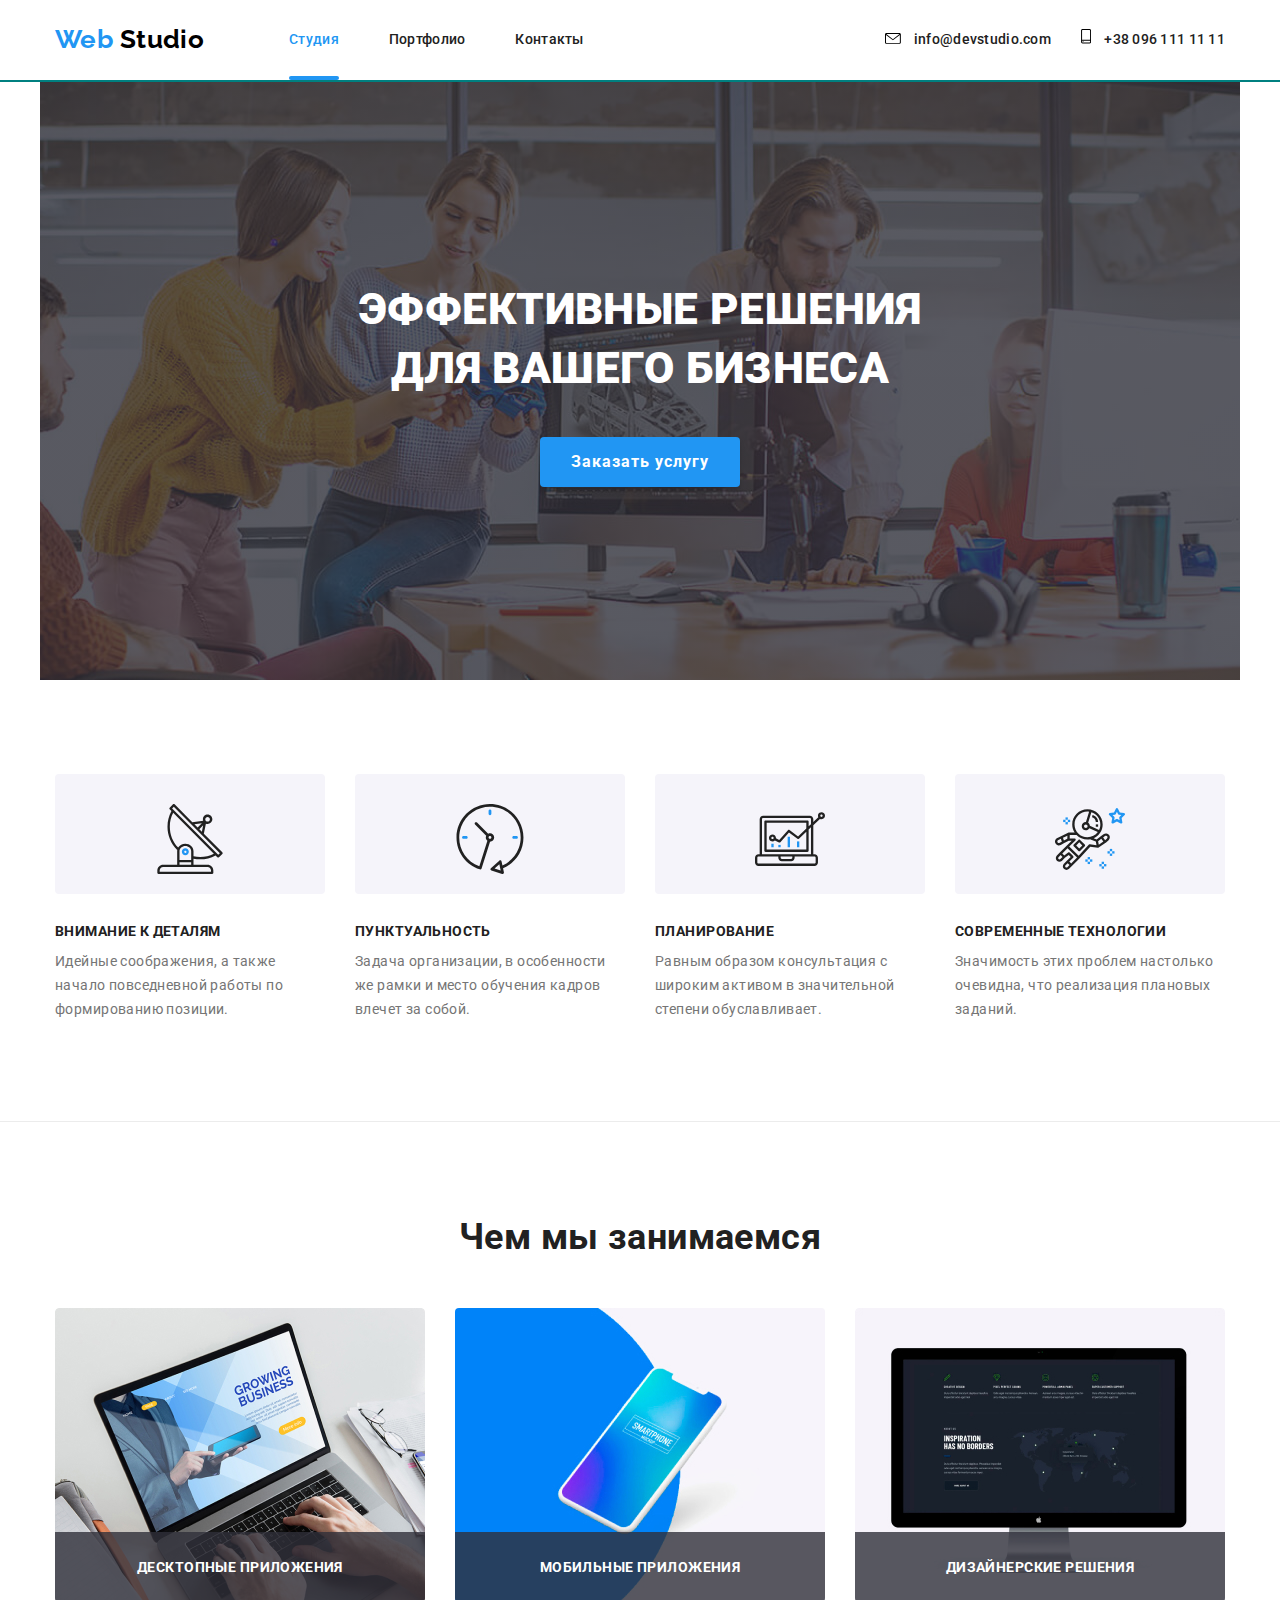
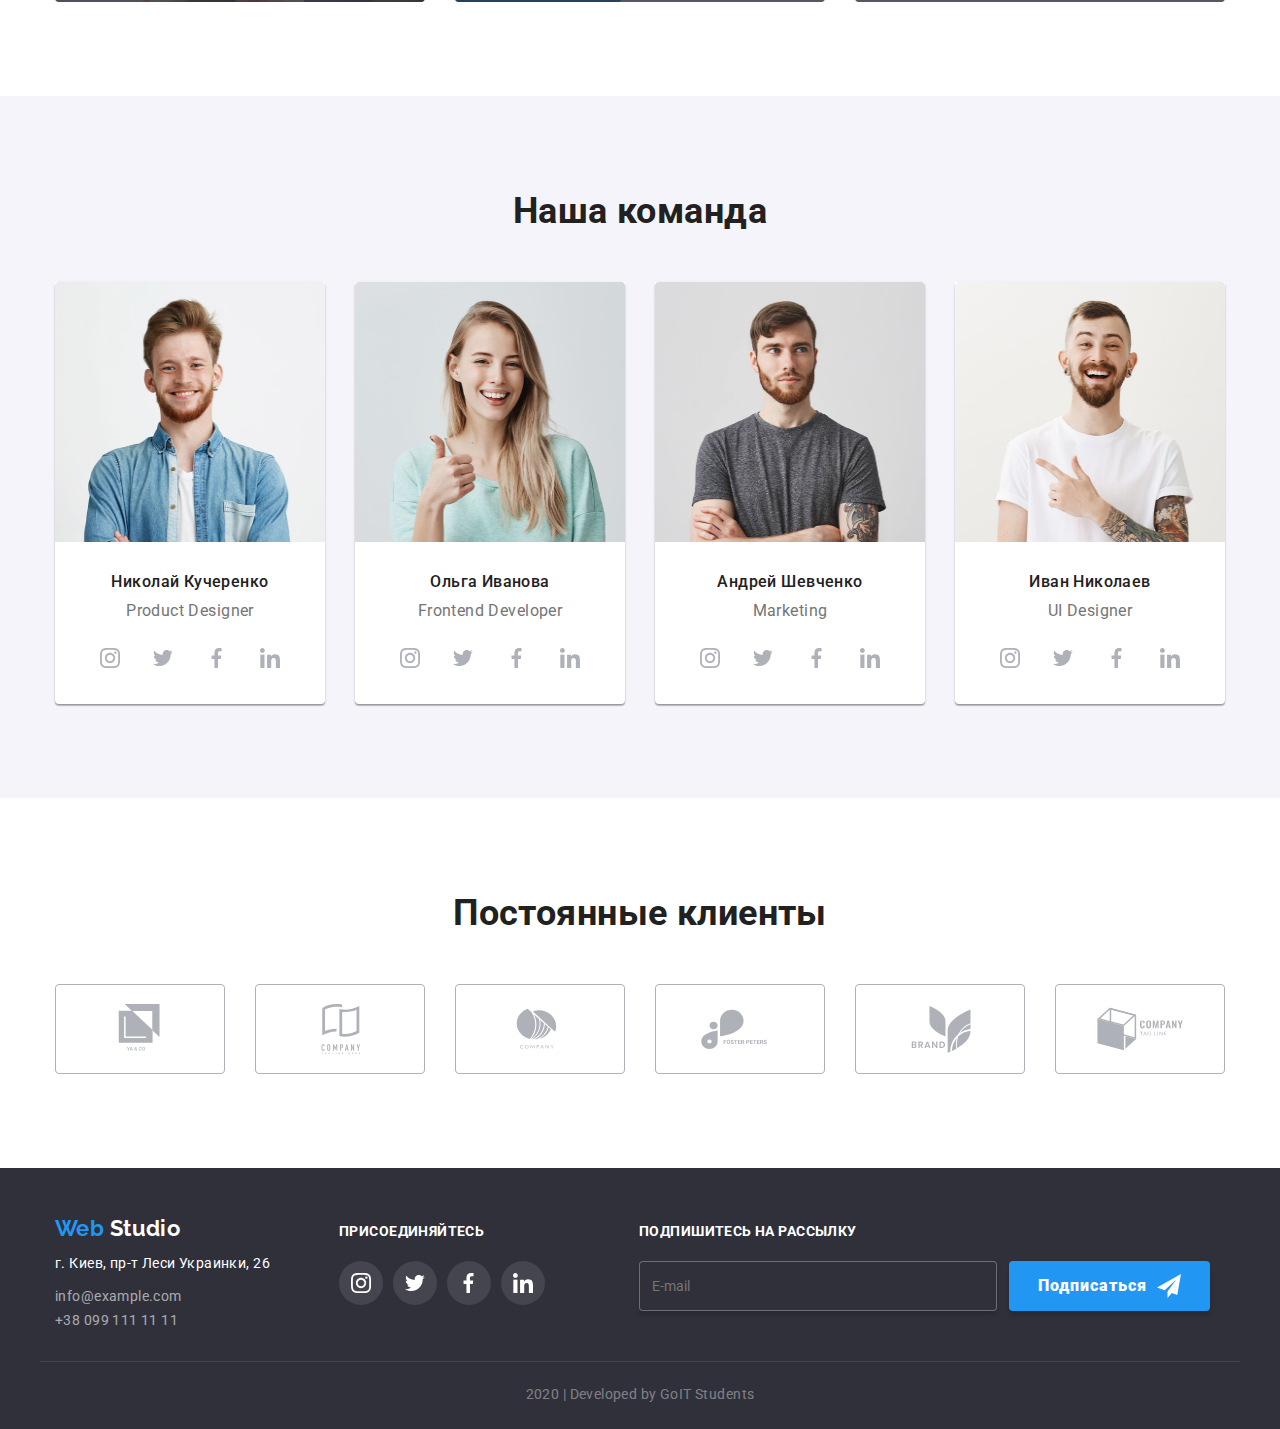
<file: index.html>
<!DOCTYPE html>
<html lang="ru">
  <head>
    <meta charset="UTF-8" />
    <meta name="viewport" content="width=device-width, initial-scale=1.0" />
    <title>Web Studio</title>
    <link
      href="https://fonts.googleapis.com/css2?family=Raleway:wght@700&family=Roboto:wght@400;500;700;900&display=swap"
      rel="stylesheet"
    />

    <link
      rel="stylesheet"
      href="https://cdnjs.cloudflare.com/ajax/libs/modern-normalize/0.6.0/modern-normalize.min.css"
    />

    <link rel="stylesheet" href="./css/styles.css" />
  </head>

  <body>
    <!-- Шапка сайта -->
    <header class="header">
      <div class="conteiner main-nav">
        <a lang="en" href="./index.html" class="logo link">
          Web <span class="logo-part">Studio</span></a
        >
        <nav>
          <ul class="site-nav list">
            <li class="nav-item">
              <a href="./index.html" class="link nav-item thisone">Студия</a>
            </li>
            <li class="nav-item">
              <a href="./portfolio.html" class="link nav-item">Портфолио</a>
            </li>
            <li class="nav-item">
              <a href="" class="link nav-item">Контакты</a>
            </li>
          </ul>
        </nav>

        <ul lang="en" class="contacts list">
          <li>
            <a href="mailto:info@devstudio.com" class="contact-item link">
              <svg class="nav-icon" width="16" height="11">
                <use href="./img/sprite.svg#icon-envelope"></use>
              </svg>

              info@devstudio.com</a
            >
          </li>
          <li>
            <a href="tel:+380961111111" class="contact-item link">
              <svg class="nav-icon" width="10" height="15">
                <use href="./img/sprite.svg#icon-smartphone"></use>
              </svg>
              <!-- <img src="./img/smartphone.svg" alt="smartphone icon" /> -->
              +38 096 111 11 11
            </a>
          </li>
        </ul>
      </div>
    </header>

    <main>
      <section class="hero">
        <!-- тут фоновая картинка -->
        <div class="conteiner overlay">
          <h1 class="hero-title">
            эффективные решения <br />
            для вашего бизнеса
          </h1>
          <a href="" class="button link" data-modal-open> Заказать услугу </a>
        </div>
      </section>

      <!-- Модальное окно -->
      <!-- после класса backdrop добавляю  is-hidden, и не работает скрипт (-->
      <div class="backdrop is-hidden" data-modal>
        <div class="modal">
          <b class="modal-title">Оставьте свои данные, мы вам перезвоним</b>
          <button class="close-modal" data-modal-close>
            <svg width="11" height="11">

              <use href="./img/sprite_modal.svg#icon-close"></use>
            </svg>
          
          </button>
          <form action="" class="form">

            <div class="form-field">
              <input type="text" name="name" id="name" placeholder=" " class="form-input" />
              <label for="name" class="form-label">Имя</label>
              <svg width="18" height="18" class="icon-form">
                <use href="./img/sprite_modal.svg#icon-person-black"></use>
              </svg>

            </div>

            <div class="form-field">
              <input type="tel" name="tel" id="tel" placeholder=" " class="form-input" />
              <label for="tel" class="form-label">Телефон</label>
              <svg width="18" height="18" class="icon-form">
                <use href="./img/sprite_modal.svg#icon-phone-black"></use>
              </svg>

            </div>

            <div class="form-field">
              <input type="email" name="mail" id="mail" placeholder=" " class="form-input" />
              <label for="mail" class="form-label">Почта</label>
              <svg width="18" height="18" class="icon-form">
                <use href="./img/sprite_modal.svg#icon-email-black"></use>
              </svg>

            </div>

            <div class="form-field ">
              <textarea class="comment" name="comment" id="comment" rows="8" placeholder="    "
                class="textarea_comment"></textarea>
              <label for="comment" class="form-label-comment">Комментарий</label>
            </div>

            <div class="form-license">
              <label class="field">
                <input class="checkbox" type="checkbox" name="license" value="accept" />
                <span class="icon"></span>
                <span class="label">Соглашаюсь с рассылкой и принимаю <a href="">Условия договора</a></span>
              </label>
            </div>

            <button type="submit" class="button">Отправить</button>
          </form>

        </div>

      </div>



      <!-- Секция1 Особенности компании -->
      <section class="features">
        <div class="features-box">
          <div class="conteiner ">
            <h2 class="invisible-title">Особенности компании</h2>
            <!-- скрытый заголовок секции   -->
  
            <ul class="features-list list">
              <li class="features-item">
                <div class="features-field" href="" aria-label="Антена">
                   <svg class="features-icon" width="70" height="70">
                    <use href="./img/sprite.svg#icon-Vector-antenna"></use>
                  </svg>
                </div>
  
                <h3 class="features-titele">Внимание к деталям</h3>
                <p class="feature-text">
                  Идейные соображения, а также начало повседневной работы по
                  формированию позиции.
                </p>
              </li>
  
              <li class="features-item">
                <div class="features-field" href="" aria-label="Часы">
                  <svg class="features-icon" width="70" height="70">
                    <use href="./img/sprite.svg#icon-Vector-clock"></use>
                  </svg>
                </div>
 
                <h3 class="features-titele">Пунктуальность</h3>
                <p class="feature-text">
                  Задача организации, в особенности же рамки и место обучения кадров влечет за собой.
                </p>
              </li>
  
              <li class="features-item">
                <div class="features-field" href="" aria-label="Диаграмма">
                  <svg class="features-icon" width="70" height="70">
                    <use href="./img/sprite.svg#icon-Vector-diagram"></use>
                  </svg>
                </div>
                
  
                <h3 class="features-titele">Планирование</h3>
                <p class="feature-text">
                  Равным образом консультация с широким активом в значительной степени обуславливает.
                </p>
              </li>
  
              <li class="features-item">

                <div class="features-field" href="" aria-label="Космонавт">
                  <svg class="features-icon" width="70" height="70">
                    <use href="./img/sprite.svg#icon-Vector-astronaut"></use>
                  </svg>
                </div>
                 
                <!-- <a class="features-img" href="" aria-label="Космонавт">
                  <img src="./img/Vector-astronaut.svg" alt=" svg astronaut 1" />
                </a> -->
  
                <h3 class="features-titele">Современные технологии</h3>
                <p class="feature-text">
                  Значимость этих проблем настолько очевидна, что реализация плановых заданий.
                </p>
              </li>
            </ul>
          </div>

          
        </div>
      </section>

      <!-- Секция 2 - Чем мы занимаемся -->

      <section class="solutions">
        <div class="conteiner">
          <h2 class="section-title">Чем мы занимаемся</h2>
          <ul class="list">
            <li class="item">
                  
              <div class="solutions-block">
              <img
                  class="solutions-img"
                  src="./img/img-desctop-applications.jpg"
                  alt="экран ноутбука"
                  width="370"                />
              <h3 class="solutions-title">Десктопные приложения</h3>
              </div>
                 </li>
            <li class="item">
              <div class="solutions-block">
                                <img
                  class="solutions-img"
                  src="./img/img-mobile-applications.jpg"
                  alt="Смартфон"
                  width="370"
                />
              
              <h3 class="solutions-title">Мобильные приложения</h3>
            </div>

            </li>
            <li class="item">
              <div class="solutions-block">
                <img
                  class="solutions-img"
                  src="./img/img-desctop-solution.jpg"
                  alt="Монитор"
                  width="370"
                />
              
              <h3 class="solutions-title">Дизайнерские решения</h3>
            </div>
            </li>
          </ul>
        </div>
      </section>

      <!-- Секция 3 Наша команда  КАРТОЧКИ  -->

      <section class="team">
        <div class="conteiner">
          <h2 class="section-title">Наша команда</h2>
          <ul lang="en" class="list">
            <li class="card">
              <img
                class="team-foto"
                src="./img/img-team-card-1-john.jpg"
                width="270"
                height="260"
                alt="John Smith foto"
              />
              <h3 class="name">Николай Кучеренко</h3>
              <p class="position">Product Designer</p>
              
              <div class="social-block">
                <ul class="list social-links-list">
                  <li>
                    <a
                      class="social-logo-link"
                      href=""
                      aria-label="Ссылка на Instagram"
                    >
                      <svg class="social-svg">
                        <use href="./img/sprite.svg#icon-instagram"></use>
                      </svg>
                    </a>
                     </li>
  
                  <li>
                    <a class="social-logo-link" href="" aria-label="Ссылка на Twitter"
                      >
                      
                      <svg class="social-svg">
                        <use href="./img/sprite.svg#icon-Twitter"></use>
                      </svg>
  
                  </a>
                  </li>
                  <li>
                    <a class="social-logo-link" href="" aria-label="Ссылка на Facebook"
                      >
                      
                      <svg class="social-svg">
                        <use href="./img/sprite.svg#icon-Facebook"></use>
                      </svg>
           
                  </a>
                  </li>
                  <li>
                    <a class="social-logo-link" href="" aria-label="Ссылка на linkedin"
                      >
                      <svg class="social-svg">
                        <use href="./img/sprite.svg#icon-linkedin"></use>
                      </svg>
                
                  </a>
                  </li>
                </ul>

              </div>
            </li>

            <li class="card">
              <img
                class="team-foto"
                src="./img/img-team-card-2-Marta.jpg"
                width="270"
                height="260"
                alt="Marta Stewart foto"
              />
              <h3 class="name">Ольга Иванова</h3>
              <p class="position">Frontend Developer</p>
              <div class="social-block">
                <ul class="list social-links-list">
                  <li>
                    <a
                      class="social-logo-link"
                      href=""
                      aria-label="Ссылка на Instagram"
                    >
                      <svg class="social-svg">
                        <use href="./img/sprite.svg#icon-instagram"></use>
                      </svg>
                    </a>
                     </li>
  
                  <li>
                    <a class="social-logo-link" href="" aria-label="Ссылка на Twitter"
                      >
                      
                      <svg class="social-svg">
                        <use href="./img/sprite.svg#icon-Twitter"></use>
                      </svg>
  
                  </a>
                  </li>
                  <li>
                    <a class="social-logo-link" href="" aria-label="Ссылка на Facebook"
                      >
                      
                      <svg class="social-svg">
                        <use href="./img/sprite.svg#icon-Facebook"></use>
                      </svg>
           
                  </a>
                  </li>
                  <li>
                    <a class="social-logo-link" href="" aria-label="Ссылка на linkedin"
                      >
                      <svg class="social-svg">
                        <use href="./img/sprite.svg#icon-linkedin"></use>
                      </svg>
                
                  </a>
                  </li>
                </ul>

              </div>
            </li>


            <li class="card">
              <img
                class="team-foto"
                src="./img/img-team-card-3-Robert.jpg"
                width="270"
                height="260"
                alt=">Robert Jakis foto"
              />
              <h3 class="name">Андрей Шевченко</h3>
              <p class="position">Marketing</p>
               <div class="social-block">
                <ul class="list social-links-list">
                  <li>
                    <a
                      class="social-logo-link"
                      href=""
                      aria-label="Ссылка на Instagram"
                    >
                      <svg class="social-svg">
                        <use href="./img/sprite.svg#icon-instagram"></use>
                      </svg>
                    </a>
                     </li>
  
                  <li>
                    <a class="social-logo-link" href="" aria-label="Ссылка на Twitter"
                      >
                      
                      <svg class="social-svg">
                        <use href="./img/sprite.svg#icon-Twitter"></use>
                      </svg>
  
                  </a>
                  </li>
                  <li>
                    <a class="social-logo-link" href="" aria-label="Ссылка на Facebook"
                      >
                      
                      <svg class="social-svg">
                        <use href="./img/sprite.svg#icon-Facebook"></use>
                      </svg>
           
                  </a>
                  </li>
                  <li>
                    <a class="social-logo-link" href="" aria-label="Ссылка на linkedin"
                      >
                      <svg class="social-svg">
                        <use href="./img/sprite.svg#icon-linkedin"></use>
                      </svg>
                
                  </a>
                  </li>
                </ul>

              </div>
            </li>

            <li class="card">
              <img
                class="team-foto"
                src="./img/img-team-card-4-Martin.jpg"
                width="270"
                height="260"
                alt="Martin Doe foto"
              />
              <h3 class="name">Иван Николаев</h3>
              <p class="position">UI Designer</p>
              <div class="social-block">
                <ul class="list social-links-list">
                  <li>
                    <a
                      class="social-logo-link"
                      href=""
                      aria-label="Ссылка на Instagram"
                    >
                      <svg class="social-svg">
                        <use href="./img/sprite.svg#icon-instagram"></use>
                      </svg>
                    </a>
                     </li>
  
                  <li>
                    <a class="social-logo-link" href="" aria-label="Ссылка на Twitter"
                      >
                      
                      <svg class="social-svg">
                        <use href="./img/sprite.svg#icon-Twitter"></use>
                      </svg>
  
                  </a>
                  </li>
                  <li>
                    <a class="social-logo-link" href="" aria-label="Ссылка на Facebook"
                      >
                      
                      <svg class="social-svg">
                        <use href="./img/sprite.svg#icon-Facebook"></use>
                      </svg>
           
                  </a>
                  </li>
                  <li>
                    <a class="social-logo-link" href="" aria-label="Ссылка на linkedin"
                      >
                      <svg class="social-svg">
                        <use href="./img/sprite.svg#icon-linkedin"></use>
                      </svg>
                
                  </a>
                  </li>
                </ul>

              </div>
            </li>
          </ul>
        </div>
      </section>

      <!-- Секция 4 Постоянные клиенты   -->
      <section class="customers">
        <div class="conteiner">
          <h2 class="section-title">Постоянные клиенты</h2>

          <ul class="list">
            <li>
              <a class="customers-item" href="_" aria-label="Client 1">
                <svg class="customers-logo">
                  <use href="./img/sprite.svg#icon-Client1"></use>
                </svg>                          
              </a>
            </li>
            <li>
              <a class="customers-item" href="" aria-label="Client 2">
                
                <svg class="customers-logo">
                  <use href="./img/sprite.svg#icon-Client2"></use>
                </svg>
               </a>
            </li>
            <li>
              <a  class="customers-item" href="" aria-label="Client 3">
                
                <svg class="customers-logo">
                  <use href="./img/sprite.svg#icon-Client3"></use>
                </svg>
               </a>
            </li>
            <li>
              <a class="customers-item" href="" aria-label="Client 4">
                
                <svg class="customers-logo">
                  <use href="./img/sprite.svg#icon-Client4"></use>
                </svg>
               </a>
            </li>
            <li>
              <a class="customers-item" href="" aria-label="Client 5">
                
                <svg class="customers-logo">
                  <use href="./img/sprite.svg#icon-Client5"></use>
                </svg>
               </a>
            </li>
            <li>
              <a class="customers-item" href="" aria-label="Client 6">
                
                <svg class="customers-logo">
                  <use href="./img/sprite.svg#icon-Client6"></use>
                </svg>
                
               </a>
            </li>
          </ul>
        </div>
      </section>
    </main>

    <!--  ПОДВАЛ  -->

    <footer class="footer">
      <div class="conteiner footer-flex">
        <div class="footer-elemet ">
          <a lang="en" href="./index.html" class="link logo">
            Web <span class="logo-white">Studio</span></a
          >
          <p class="adress">г. Киев, пр-т Леси Украинки, 26</p>
          <ul class="list">
            <li>
              <a href="mailto:info@example.com" class="link mail"
                >info@example.com</a
              >
            </li>
            <li>
              <a href="tel:+380961111111" class="link tel">+38 099 111 11 11</a>
            </li>
          </ul>
        </div>

        <div class="footer-elemet follow">
          <h2 class="exclamation">присоединяйтесь</h2>

          <ul class="list footer-social-list">
            <li class="footer-social-item">
              <a
                class="footer-social"
                href=""
                aria-label="Ссылка на Instagram"
              >
                <svg class="footer-social-svg">
                  <use href="./img/sprite.svg#icon-instagram"></use>
                </svg>
              </a>
               </li>

               <li class="footer-social-item">
              <a class="footer-social" href="" aria-label="Ссылка на Twitter"
                >
                
                <svg class="footer-social-svg">
                  <use href="./img/sprite.svg#icon-Twitter"></use>
                </svg>

            </a>
            </li>
            <li class="footer-social-item">
              <a class="footer-social" href="" aria-label="Ссылка на Facebook"
                >
                
                <svg class="footer-social-svg">
                  <use href="./img/sprite.svg#icon-Facebook"></use>
                </svg>
     
            </a>
            </li>
            <li class="footer-social-item">
              <a class="footer-social" href="" aria-label="Ссылка на linkedin"
                >
                <svg class="footer-social-svg">
                  <use href="./img/sprite.svg#icon-linkedin"></use>
                </svg>
          
            </a>
            </li>
          </ul>
        </div>

        <!-- формы в подвале футер -->
        <div class="footer-elemet subscribe">
          <h2 class="exclamation">Подпишитесь на рассылку</h2>
          <div class="flex-email">
            <input class="footer-form-field" type="email" name="mail" id="mail" placeholder="E-mail" />
            <button type="submit" class="button subscription subscribe-icon">Подписаться
              <svg width="24" height="24" class="icon-send">
                <use href="./img/sprite_modal.svg#icon-send"></use>
                
              </svg></button></div>

        </div>
      </div>
      <div class="about1">
      <p lang="en" class="about">2020 | Developed by GoIT Students</p>
    
    </div>
  </footer>
  <script src="./js/modal.js"></script>

  </body>
</html>
</file>
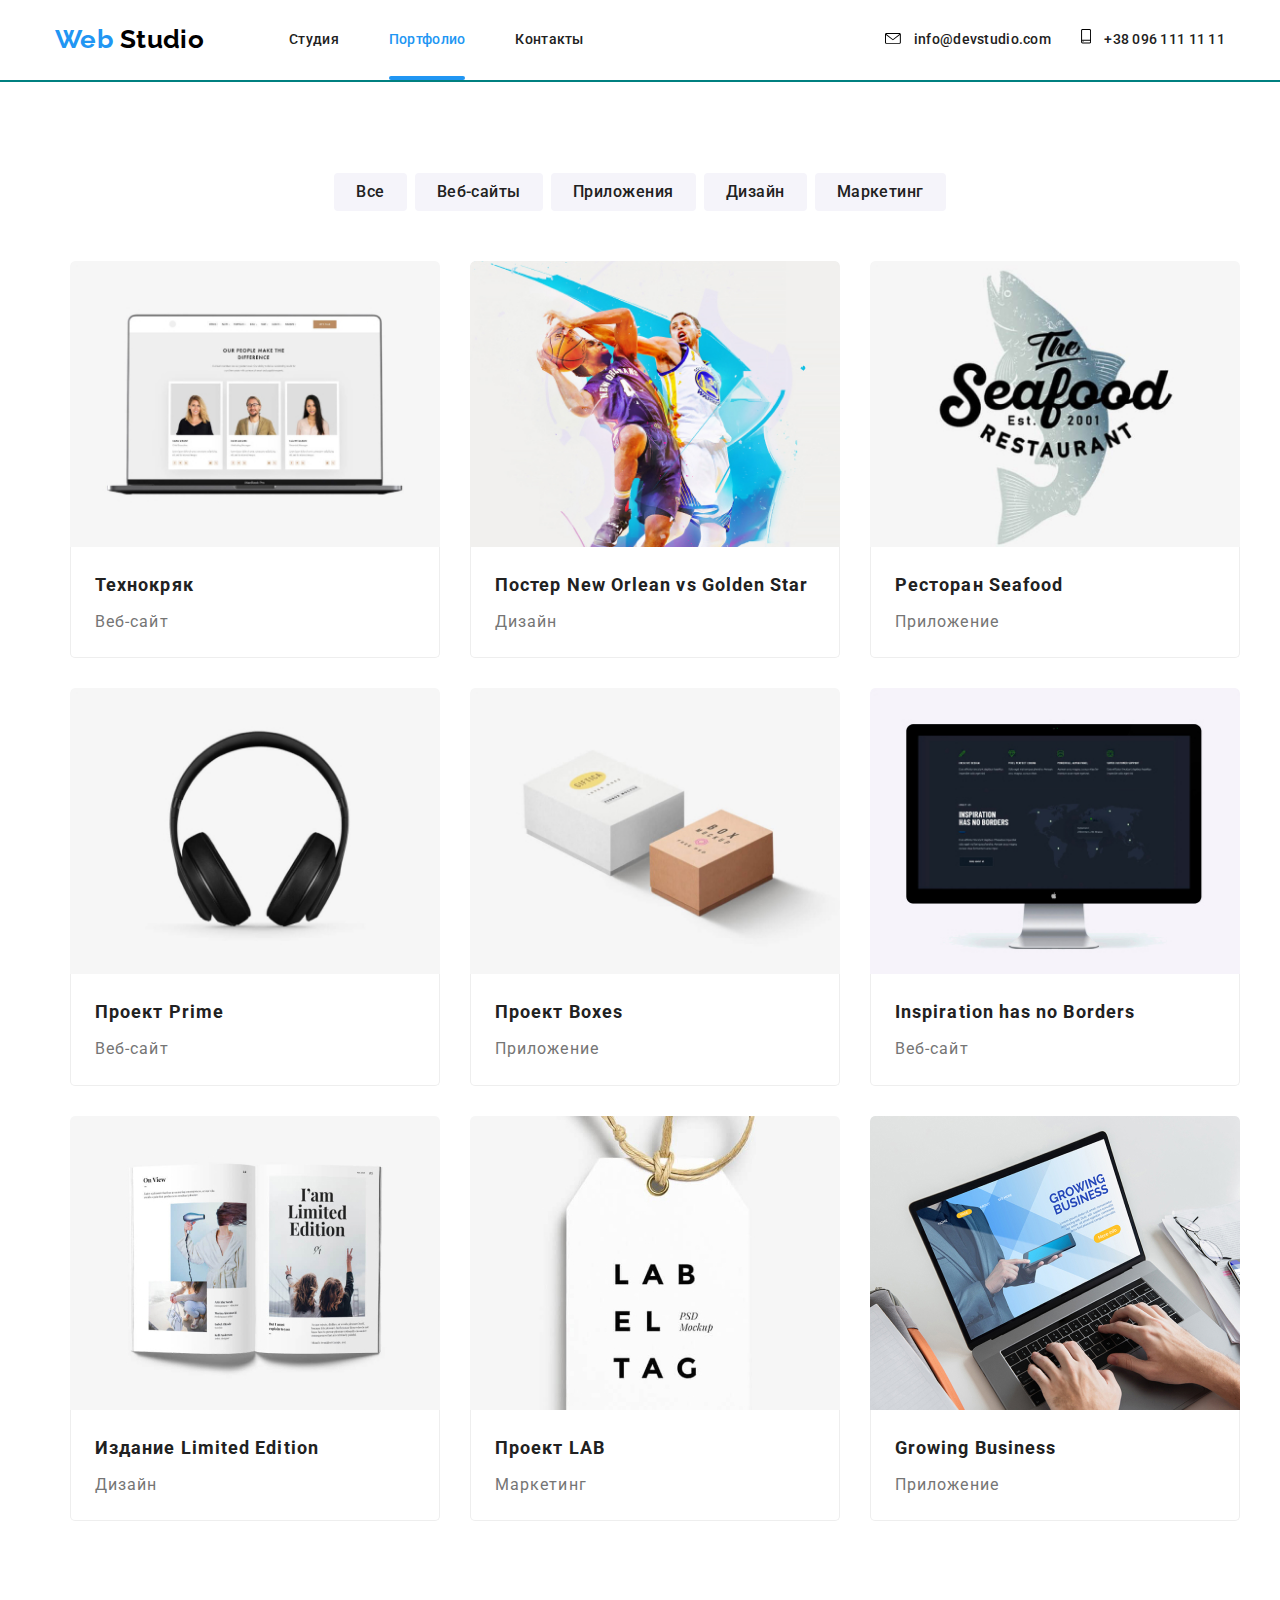
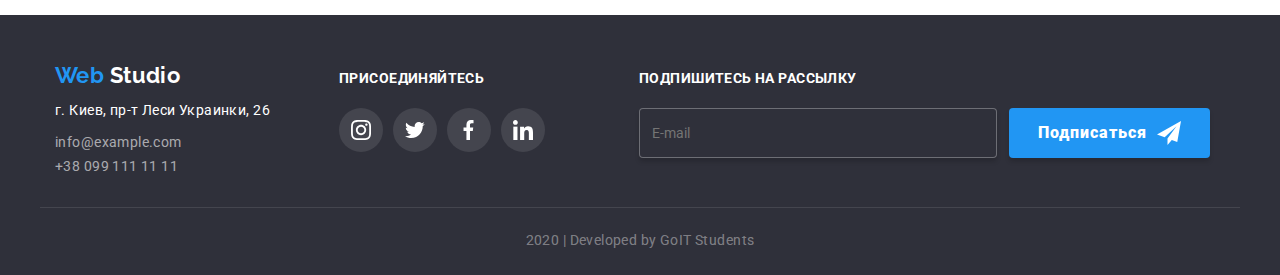
<file: portfolio.html>
<!DOCTYPE html>
<html lang="ru">
  <head>
    <meta charset="UTF-8" />
    <meta name="viewport" content="width=device-width, initial-scale=1.0" />
    <title>Web Studio</title>
    <link
      href="https://fonts.googleapis.com/css2?family=Raleway:wght@700&family=Roboto:wght@400;500;700;900&display=swap"
      rel="stylesheet"
    />

    <link
      rel="stylesheet"
      href="https://cdnjs.cloudflare.com/ajax/libs/modern-normalize/0.6.0/modern-normalize.min.css"
    />

    <link rel="stylesheet" href="./css/styles.css" />
  </head>

  <body>
    <!-- Шапка сайта -->
    <header class="header">
      <div class="conteiner main-nav">
        <a lang="en" href="./index.html" class="logo link">
          Web <span class="logo-part">Studio</span></a
        >
        <nav>
          <ul class="site-nav list">
            <li class="nav-item">
              <a href="./index.html" class="link nav-item ">Студия</a>
            </li>
            <li class="nav-item">
              <a href="./portfolio.html" class="link nav-item thisone">Портфолио</a>
            </li>
            <li class="nav-item">
              <a href="" class="link nav-item">Контакты</a>
            </li>
          </ul>
        </nav>

        <ul lang="en" class="contacts list">
          <li>
            <a href="mailto:info@devstudio.com" class="contact-item link">
              <svg class="nav-icon" width="16" height="11">
                <use href="./img/sprite.svg#icon-envelope"></use>
              </svg>
              <!-- <img src="./img/envelope.svg" alt="envelope icon" /> -->
              info@devstudio.com</a
            >
          </li>
          <li>
            <a href="tel:+380961111111" class="contact-item link">
              <svg class="nav-icon" width="10" height="15">
                <use href="./img/sprite.svg#icon-smartphone"></use>
              </svg>
              <!-- <img src="./img/smartphone.svg" alt="smartphone icon" /> -->
              +38 096 111 11 11
            </a>
          </li>
        </ul>
      </div>
    </header>


    <main class="main-portfolio">
      <div class="conteiner">
        <h1 class="invisible-title">Примеры работ</h1>
        <!-- потом нужно скрить заголовок секции   -->
        <div class="filter">
          <ul class="list">
            <li>
              <button class="button-pf"><span>Все</span></button>
            </li>
            <li>
              <button class="button-pf">Веб-сайты</button>
            </li>
            <li>
              <button class="button-pf">Приложения</button>
            </li>
            <li>
              <button class="button-pf">Дизайн</button>
            </li>
            <li>
              <button class="button-pf">Маркетинг</button>
            </li>
          </ul>
        </div>

        <div class="gallery-conteiner">
          <ul class="flex-gallery list">
            <li class="flex-element">
              <a href class="link gallery-link">
                <div class="gallery-img">
                  <img
                  src="./img/project-1-1.jpg"
                  width="370"
                  height="294"
                  alt="ноутбук"
                />
                <p class="pf-text">
                  Технокряк это современная площадка распространения коронавируса.
                  Компании используют эту платформу для цифрового шпионажа и атак на
                  защищённые сервера конкурентов.
                </p>
                                </div>
                <div class="gallery-description">
                <h2>Технокряк</h2>
                <p class="pf-descr">Веб-сайт</p>
              </div>
            </a>

                           
            </li>
            <li class="flex-element">
              <a href class="link gallery-link">
                <div class="gallery-img">
                <img
                  src="./img/project-1-2.jpg"
                  width="370"
                  height="294"
                  alt="спорт"
                />
                <p class="pf-text">
                  Классический текст-«рыба» (условный, зачастую бессмысленный
                  текст-заполнитель, вставляемый в макет страницы).
                </p>
              </div>
                <div class="gallery-description">
                <h2>Постер New Orlean vs Golden Star</h2>
                <p class="pf-descr">Дизайн</p>
              </div>
            </a>
               
              
            </li>
            <li class="flex-element">
              <a href class="link gallery-link">
                <div class="gallery-img">
                <img
                  src="./img/project-1-3.jpg"
                  width="370"
                  height="294"
                  alt="лого"
                />
                <p class="pf-text">
                  Lorem ipsum dolor sit amet, eu errem eloquentiam pro. Fuisset
                  platonem postulant eos id, ut mazim legere pri, nostrud debitis no
                  usu.
                </p>              
              </div>
                <div class="gallery-description">
                <h2>Ресторан Seafood</h2>
                <p class="pf-descr">Приложение</p>
              </div>
            </a>
               
              
            </li>
            <li class="flex-element">
              <a href class="link gallery-link">
                <div class="gallery-img">
                <img
                  src="./img/project-2-1.jpg"
                  width="370"
                  height="294"
                  alt="наушники"
                /> <p class="pf-text">
                  Reprimique eloquentiam ex has, at rebum tempor nec. Qui molestiae
                  conclusionemque ut. Quo denique theophrastus ea, an his justo
                  deseruisse.
                </p>
              </div>

                <div class="gallery-description">
                <h2>Проект Prime</h2>
                <p class="pf-descr">Веб-сайт</p>
                
                </div>
              </a>
               
            
            </li>
            <li class="flex-element">
              <a href class="link gallery-link">
                <div class="gallery-img">
                <img
                  src="./img/project-2-2.jpg"
                  width="370"
                  height="294"
                  alt="бокс"
                />
                <p class="pf-text">
                  Классический текст-«рыба» (условный, зачастую бессмысленный
                  текст-заполнитель, вставляемый в макет страницы).
                </p>
              </div>
                <div class="gallery-description">
                <h2>Проект Boxes</h2>
                <p class="pf-descr">Приложение</p>
            </div>
          </a>

                
            </li>
            <li class="flex-element">
              <a href class="link gallery-link">
                <div class="gallery-img">
                <img
                  src="./img/project-2-3.jpg"
                  width="370"
                  height="294"
                  alt="монитор"
                />
                <p class="pf-text">
                  Классический текст-«рыба» (условный, зачастую бессмысленный
                  текст-заполнитель, вставляемый в макет страницы).
                </p>            
              </div>
                <div class="gallery-description">
                <h2>Inspiration has no Borders</h2>
                <p class="pf-descr">Веб-сайт</p>
            </div>
          </a>

               
              
            </li>
            <li class="flex-element">
              <a href class="link gallery-link">
                <div class="gallery-img">
                <img
                  src="./img/project-3-1.jpg"
                  width="370"
                  height="294"
                  alt="журнал"
                />
                <p class="pf-text">
                  Lorem ipsum dolor sit amet, eu errem eloquentiam pro. Fuisset
                  platonem postulant eos id, ut mazim legere pri, nostrud debitis no
                  usu.
                </p>
              </div>

                <div class="gallery-description">
                <h2>Издание Limited Edition</h2>
                <p class="pf-descr">Дизайн</p>
            </div>
          </a>

               
            </li>
            <li class="flex-element">
              <a href class="link gallery-link">
                <div class="gallery-img">
                <img
                  src="./img/project-3-2.jpg"
                  width="370"
                  height="294"
                  alt="бирка"
                />
                <p class="pf-text">
                  Классический текст-«рыба» (условный, зачастую бессмысленный
                  текст-заполнитель, вставляемый в макет страницы).
                </p>
              </div>

                <div class="gallery-description">
                <h2>Проект LAB</h2>
                <p class="pf-descr">Маркетинг</p>
                </div>
              </a>

                
            </li>
            <li class="flex-element">
              <a href class="link gallery-link">
                <div class="gallery-img">
                <img
                  src="./img/project-3-3.jpg"
                  width="370"
                  height="294"
                  alt="ноутбук"
                />  <p class="pf-text">
                  Lorem ipsum dolor sit amet, eu errem eloquentiam pro. Fuisset
                  platonem postulant eos id, ut mazim legere pri, nostrud debitis no
                  usu.
                </p>                
              </div>

                <div class="gallery-description">
                <h2>Growing Business</h2>
                <p class="pf-descr">Приложение</p>
            </div>
          </a>

              
            </li>
          </ul>
        </div>
      </div>
    </main>

    
    <!--  ПОДВАЛ  -->

    <footer class="footer">
      <div class="conteiner footer-flex">
        <div class="footer-elemet ">
          <a lang="en" href="./index.html" class="link logo">
            Web <span class="logo-white">Studio</span></a
          >
          <p class="adress">г. Киев, пр-т Леси Украинки, 26</p>
          <ul class="list">
            <li>
              <a href="mailto:info@example.com" class="link mail"
                >info@example.com</a
              >
            </li>
            <li>
              <a href="tel:+380961111111" class="link tel">+38 099 111 11 11</a>
            </li>
          </ul>
        </div>

        <div class="footer-elemet follow">
          <h2 class="exclamation">присоединяйтесь</h2>

          <ul class="list footer-social-list">
            <li class="footer-social-item">
              <a
                class="footer-social"
                href=""
                aria-label="Ссылка на Instagram"
              >
                <svg class="footer-social-svg">
                  <use href="./img/sprite.svg#icon-instagram"></use>
                </svg>
              </a>
               </li>

               <li class="footer-social-item">
              <a class="footer-social" href="" aria-label="Ссылка на Twitter"
                >
                
                <svg class="footer-social-svg">
                  <use href="./img/sprite.svg#icon-Twitter"></use>
                </svg>

            </a>
            </li>
            <li class="footer-social-item">
              <a class="footer-social" href="" aria-label="Ссылка на Facebook"
                >
                
                <svg class="footer-social-svg">
                  <use href="./img/sprite.svg#icon-Facebook"></use>
                </svg>
     
            </a>
            </li>
            <li class="footer-social-item">
              <a class="footer-social" href="" aria-label="Ссылка на linkedin"
                >
                <svg class="footer-social-svg">
                  <use href="./img/sprite.svg#icon-linkedin"></use>
                </svg>
          
            </a>
            </li>
          </ul>
        </div>

        <!-- формы в подвале футер -->
        <div class="footer-elemet subscribe">
          <h2 class="exclamation">Подпишитесь на рассылку</h2>
          <div class="flex-email">
            <input class="footer-form-field" type="email" name="mail" id="mail" placeholder="E-mail" />
            <button type="submit" class="button subscription subscribe-icon">Подписаться
              <svg width="24" height="24" class="icon-send">
                <use href="./img/sprite_modal.svg#icon-send"></use>
                
              </svg></button></div>

        </div>
      </div>
      <div class="about1">
      <p lang="en" class="about">2020 | Developed by GoIT Students</p>
    
    </div>
  </footer>
  <!-- <script src="./js/modal.js"></script> -->

  </body>
</html>
</file>
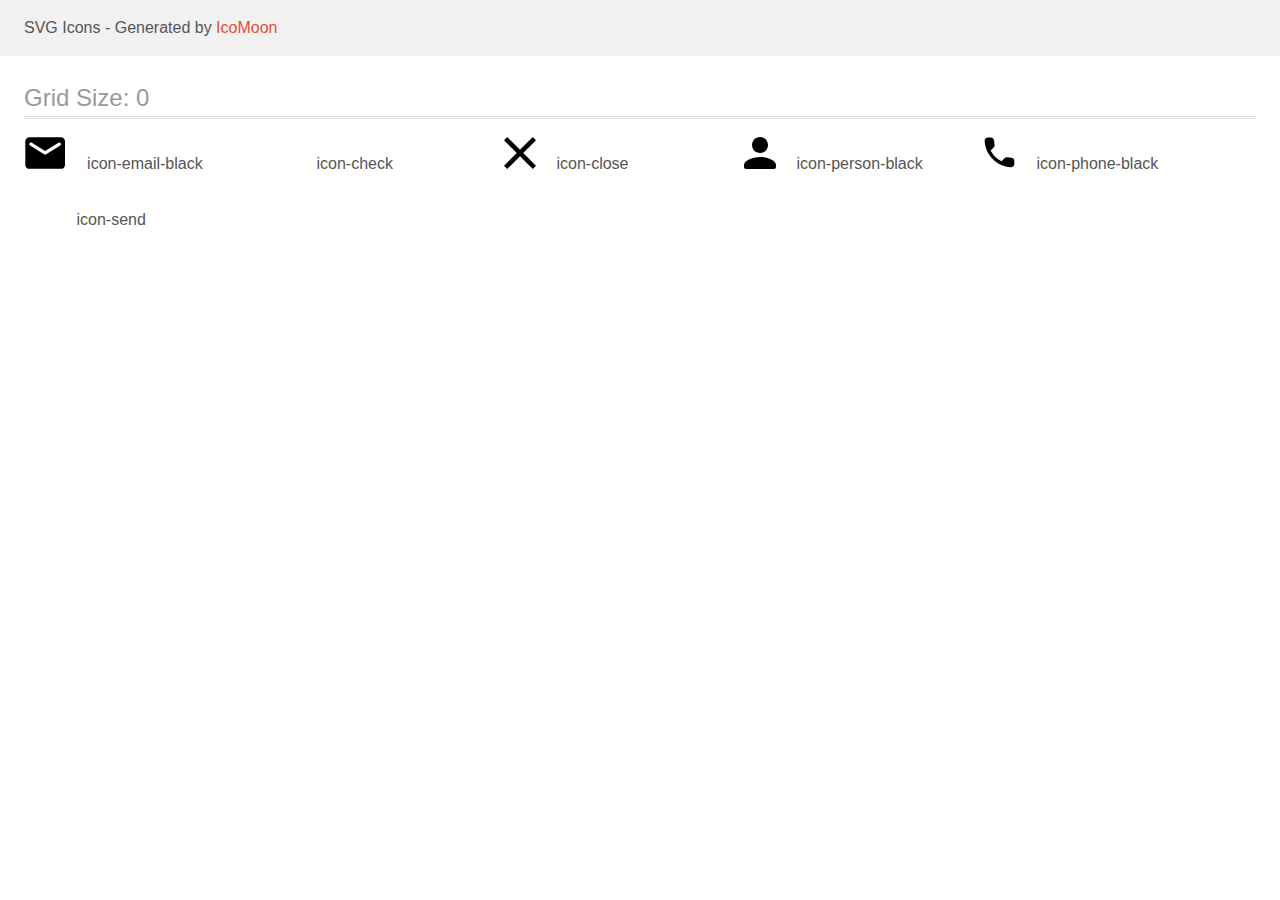
<file: img/sprite 2 for modal/sprite_modal/demo.html>
<!doctype html>
<html>
<head>
    <title>IcoMoon - SVG Icons</title>
    <meta charset="utf-8">
    <meta name="viewport" content="width=device-width, initial-scale=1">
    <link rel="stylesheet" href="demo-files/demo.css">
    <link rel="stylesheet" href="style.css">
</head>
<body>
<svg aria-hidden="true" style="position: absolute; width: 0; height: 0; overflow: hidden;" version="1.1" xmlns="http://www.w3.org/2000/svg" xmlns:xlink="http://www.w3.org/1999/xlink">
<defs>
<symbol id="icon-email-black" viewBox="0 0 43 32">
<path d="M37.333 0h-32c-2.2 0-3.98 1.8-3.98 4l-0.020 24c0 2.2 1.8 4 4 4h32c2.2 0 4-1.8 4-4v-24c0-2.2-1.8-4-4-4zM36.533 8.5l-14.14 8.84c-0.64 0.4-1.48 0.4-2.12 0l-14.14-8.84c-0.5-0.32-0.8-0.86-0.8-1.44 0-1.34 1.46-2.14 2.6-1.44l13.4 8.38 13.4-8.38c1.14-0.7 2.6 0.1 2.6 1.44 0 0.58-0.3 1.12-0.8 1.44z"></path>
</symbol>
<symbol id="icon-check" viewBox="0 0 32 32">
<path fill="#fff" style="fill: var(--color1, #fff); stroke: var(--color1, #fff)" stroke="#fff" stroke-linejoin="miter" stroke-linecap="butt" stroke-miterlimit="4" stroke-width="0.4267" d="M6.308 16.537l-0.147-0.14-2.205 2.088 7.767 7.41 16.318-15.567-2.19-2.089-14.128 13.465-5.416-5.167z"></path>
</symbol>
<symbol id="icon-close" viewBox="0 0 32 32">
<path d="M32 3.223l-3.223-3.223-12.777 12.777-12.777-12.777-3.223 3.223 12.777 12.777-12.777 12.777 3.223 3.223 12.777-12.777 12.777 12.777 3.223-3.223-12.777-12.777 12.777-12.777z"></path>
</symbol>
<symbol id="icon-person-black" viewBox="0 0 32 32">
<path d="M16 16c4.42 0 8-3.58 8-8s-3.58-8-8-8c-4.42 0-8 3.58-8 8s3.58 8 8 8zM16 20c-5.34 0-16 2.68-16 8v2c0 1.1 0.9 2 2 2h28c1.1 0 2-0.9 2-2v-2c0-5.32-10.66-8-16-8z"></path>
</symbol>
<symbol id="icon-phone-black" viewBox="0 0 32 32">
<path d="M27.419 20.852l-4.202-0.48c-1.009-0.116-2.001 0.232-2.713 0.943l-3.044 3.044c-4.681-2.382-8.519-6.203-10.901-10.901l3.060-3.060c0.711-0.711 1.059-1.704 0.943-2.713l-0.48-4.168c-0.198-1.671-1.604-2.928-3.292-2.928h-2.862c-1.869 0-3.424 1.555-3.308 3.424 0.877 14.126 12.174 25.407 26.284 26.284 1.869 0.116 3.424-1.439 3.424-3.308v-2.861c0.016-1.671-1.241-3.077-2.911-3.275z"></path>
</symbol>
<symbol id="icon-send" viewBox="0 0 32 32">
<path fill="#fff" style="fill: var(--color1, #fff)" d="M32 0l-32 18 10.227 3.788 15.773-14.788-11.998 16.186 0.010 0.004-0.012-0.004v8.814l5.735-6.691 7.265 2.691 5-28z"></path>
</symbol>
</defs>
</svg>

<header class="bgc1 clearfix">
<div class="mhl">
    <p>SVG Icons - Generated by <a href="https://icomoon.io/app">IcoMoon</a></p>
</div>
</header>
    <div class="clearfix mhl ptl">
        <h1 class="mvm mtn fgc1">Grid Size: 0</h1>
        <div class="glyph fs1">
            <div class="clearfix pbs">
                <svg class="icon icon-email-black"><use xlink:href="#icon-email-black"></use></svg><span class="name"> icon-email-black</span>
            </div>
        </div>
        <div class="glyph fs1">
            <div class="clearfix pbs">
                <svg class="icon icon-check"><use xlink:href="#icon-check"></use></svg><span class="name"> icon-check</span>
            </div>
        </div>
        <div class="glyph fs1">
            <div class="clearfix pbs">
                <svg class="icon icon-close"><use xlink:href="#icon-close"></use></svg><span class="name"> icon-close</span>
            </div>
        </div>
        <div class="glyph fs1">
            <div class="clearfix pbs">
                <svg class="icon icon-person-black"><use xlink:href="#icon-person-black"></use></svg><span class="name"> icon-person-black</span>
            </div>
        </div>
        <div class="glyph fs1">
            <div class="clearfix pbs">
                <svg class="icon icon-phone-black"><use xlink:href="#icon-phone-black"></use></svg><span class="name"> icon-phone-black</span>
            </div>
        </div>
        <div class="glyph fs1">
            <div class="clearfix pbs">
                <svg class="icon icon-send"><use xlink:href="#icon-send"></use></svg><span class="name"> icon-send</span>
            </div>
        </div>
  </div>
<script defer src="svgxuse.js"></script>
</body>
</html>
</file>
<file: css/styles.css>
:root {
  --basic-color: #212121;
  --pale-color: #afb1b8;
  --accent-color: #2196f3;
  --main-color: #000000;
  --white-color: #ffffff;
  --paragr-gris-color: #757575;
}

body {
  color: var(--basic-color);

  font-family: Roboto, sans-serif;
  font-style: normal;
  font-weight: 400;
  letter-spacing: 0.03em;
  font-size: 14px;
  line-height: 1.7;
  /* margin: 10px; добален для меня для наглядности  */
}

.list {
  list-style: none;
  padding: 0;
  margin: 0;
}

img {
  display: block;
  max-width: 100%;
  height: auto;
}

.header {
  background-color: var(--white-color);
  outline: 2px solid teal
 }

.conteiner {
  width: 1200px;
  padding-left: 15px;
  padding-right: 15px;
  margin-right: auto;
  margin-left: auto;
  
}

/* logo */
.logo {
  color: var(--accent-color);

  font-family: Raleway;
  font-weight: 700;
  font-size: 26px;
  line-height: 1.2;
}
.logo-part {
  color: var(--main-color);
}
.link {
  text-decoration: none;
}

/* Новигация  */

.site-nav {
  display: flex;
  margin-left: 85px;
}

.main-nav {
  display: flex;
  align-items: center;
  
}

.site-nav .nav-item {
  color: var(--basic-color);
  /* дает ссылкам  новигации цвет принудительно  */

  font-weight: 500;
  font-size: 14px;
  line-height: 1.14;
  letter-spacing: 0.02em;
  /* border-bottom: 2px solid transparent; */
  
  transition: color 250ms cubic-bezier(0.4, 0, 0.2, 1);
}

.site-nav .nav-item:not(:last-child) {
  margin-right: 50px;
}

.site-nav .nav-item:hover,
.site-nav .nav-item:focus {
  color: var(--accent-color);
  /* border-bottom: 2px solid var(--accent-color); */
}

.header .site-nav .thisone {
  color: var(--accent-color);
  padding-bottom: 0;
}

.thisone::after {
content: "";
width: inherit;
height: 4px;
margin-top: 28px;
padding-bottom: 0px;
display: block;
background-color: var(--accent-color);
border-radius: 2px;
}

.site-nav .link {
  padding-top: 32px;
  padding-bottom: 30px;
  display: block;
}

.contacts .contact-item {
  color: var(--paragr-gris-color);

  font-weight: 500;
  line-height: 1.14;
  letter-spacing: 0.02em;
  color: inherit;

  transition: color 250ms cubic-bezier(0.4, 0, 0.2, 1),
  fill 250ms cubic-bezier(0.4, 0, 0.2, 1);

}

.contacts .contact-item:hover,
.contacts .contact-item:focus {
  color: var(--accent-color);
  cursor: pointer;
  fill: currentColor;
}

.nav-icon {
  fill: inherit;
  margin-right: 10px;
}


.contacts {
  display: flex;
  margin-left: auto;
}
.contacts img {
  display: inline;
}
.contacts li:not(:last-child) {
  margin-right: 30px;
}

.contacts .link {
  text-decoration: none;
}

/* начало, заголовок  */
.hero {
  text-align: center;
  /* padding-bottom: 200px; */
}
.hero > .conteiner {
  padding-top: 200px;
}
.hero > .overlay {
  max-width: 1600px;
  height: 600px;
  margin-right: auto;
  margin-left: auto;
  background-image: linear-gradient(
      to right,
      rgba(47, 48, 58, 0.8),
      rgba(47, 48, 58, 0.8)
    ),
    url("../img/Header-img.jpg");
  /* outline: 1px solid black; */

  background-repeat: no-repeat;
  background-position: center;
  background-size: cover;
}

.hero-title {
  margin-top: 0;

  margin-bottom: 38px;
  /* margin-bottom: 46px; */

  color: var(--white-color);
  font-weight: 900;
  font-size: 44px;
  line-height: 1.35;
  text-transform: uppercase;
}

.button {
  display: inline-block;

  box-shadow: 0px 4px 4px rgba(0, 0, 0, 0.15);
  border-radius: 4px;
  padding: 10px 29px;
  min-width: 200px;

  color: var(--white-color);
  background-color: var(--accent-color);

  font-weight: 700;
  font-size: 16px;
  line-height: 1.87;
  text-align: center;
  letter-spacing: 0.06em;

  transition: background-color 250ms cubic-bezier(0.4, 0, 0.2, 1);
  transition: color 250ms cubic-bezier(0.4, 0, 0.2, 1);

}

.hero .button:hover,
.hero .button:focus {
  background-color: var(--pale-color);
  color: var(--main-color);
}

/* Секция1 Особенности компании - features */

.features {
  padding-top: 94px;
  padding-bottom: 94px;
  border-bottom: 1px solid #ececec;

  justify-content: center;
  display: flex;  
  }
  

.features-box {
  /* align-items: center; */
}

.features-field {
  display: block;
  padding: 30px 100px;
  width: 270px;
  height: 120px;
  background-color: #f5f4fa;
  border-radius: 4px;
  margin-bottom: 30px;
}


.features-item + .features-item {
  margin-left: 30px;
}

/* .visually-hidden  */

.invisible-title {
  position: absolute;
  width: 1px;
  height: 1px;
  margin: -1px;
  padding: 0;
  overflow: hidden;
  border: 0;
  clip: rect(0 0 0 0);
}

.features-list {
  display: flex;
  justify-content: center;
  
}

.features-titele {
  margin-top: 0;
  margin-bottom: 10px;

  font-size: 14px;
  font-weight: 700;
  line-height: 1.14;
  text-transform: uppercase;
}

.feature-text {
  color: var(--paragr-gris-color);
  margin: 0;
  padding-top: 0;
  padding-bottom: 5.46px;

  /* margin-bottom: 9px; */
}

.section-title {
  margin-top: 0;
  margin-bottom: 50px;

  font-weight: 700;
  font-size: 36px;
  line-height: 1.17;

  text-align: center;
}

/* Секция 2 - Чем мы занимаемся  */
.solutions {
    padding-top: 94px;
  padding-bottom: 94px;

  justify-content: center;
  display: flex;  
}

.solutions .list {
  display: flex;
}

.solutions .item {
  width: 380px;
}

.solutions .item:not(:last-child) {
  margin-right: 30px;
}

.solutions-block {
  position: relative;
}

.solutions-title {
  position: absolute;
  bottom: 0;
  
  display: block;
  text-decoration: none;

  margin-top: 0;
  margin-bottom: 0;
  padding-top: 27px;
  padding-bottom: 27px;
  
  border-radius: 0px 0px 4px 4px;
  height: 70px;
  width: 370px;

  color: var(--white-color);
  background: rgba(47, 48, 58, 0.8);

  font-weight: 700;
  font-size: 14px;
  line-height: 1.142857142857;
  /* line-height: 16px; */
  text-align: center;
  text-transform: uppercase;
}

.solutions-img {
  border-radius: 4px;
  display: block;
}

/* Секция 3 Наша команда  КАРТОЧКИ */

.team {
  background: #f5f4fa;
  padding-top: 94px;
  padding-bottom: 94px;
}

.team-foto {
  margin-bottom: 30px;
  height: 260px;
}



.team .list {
  display: flex;
}

.team .card {
  width: 270px;
  background: #ffffff;
  box-shadow: 0px 2px 1px rgba(0, 0, 0, 0.2), 0px 1px 1px rgba(0, 0, 0, 0.14),
    0px 1px 3px rgba(0, 0, 0, 0.12);
  border-radius: 4px;
}

.team .card:not(:last-child) {
  margin-right: 30px;
}

.team .section-title {
  /* margin-top: 94px; */
  margin-bottom: 50px;
}

.team .name {
  margin-top: 0;
  margin-bottom: 10px;

  font-weight: 500;
  font-size: 16px;
  line-height: 1.19;
  text-align: center;
}

.team .position {
  margin-top: 0;
  margin-bottom: 16px;

  color: var(--paragr-gris-color);
  font-size: 16px;
  line-height: 19px;
  text-align: center;
}

.social-block {
  padding-right: 24px;
  padding-left: 24px;
}

.social-links .social-img {
  margin-bottom: 24px;
  display: block;
  padding: 12px;
  outline: 1px solid rosybrown;
  }

.social-logo-link {
display: flex;
width: 44px;
height: 44px;
justify-content: center;
align-items: center;
border-radius: 100%;
margin-bottom: 24px;

transition: background-color 250ms cubic-bezier(0.4, 0, 0.2, 1);
}

.social-logo-link:hover, .social-logo-link:focus {
  background-color: var(--accent-color);
  
}

.social-svg {
  width: 20px;
  height: 20px;
  fill: #afb1b8;

  transition: fill 250ms cubic-bezier(0.4, 0, 0.2, 1);

}



.social-links {
  display: flex;
  justify-content: space-evenly;
}
.social-links-list {
  display: flex;
  justify-content: space-evenly;
  /* outline: 1px solid teal; */
}

/* Секция 4 Постоянные клиенты */

.customers {
  padding-top: 94px;
  padding-bottom: 94px;
  justify-content: center;
  display: flex;                  
   /* позиционирует колонку контента по центру по ширине  */
}
.customers .list {
  display: flex;
  align-items: center;
}

.customers li {
  display: inline-block;
}

.customers li + li {
  margin-left: 30px;
}

.customers-logo {
  display: block;
  fill:#afb1b8 ;
  transition: fill 250ms cubic-bezier(0.4, 0, 0.2, 1);
}

.customers-item {
  display: flex;
    width: 170px;
    height: 90px;

    border: 1px solid #AFB1B8;
    border-radius: 4px;

    justify-content: center;
    align-items: center;

    transition: border 250ms cubic-bezier(0.4, 0, 0.2, 1);
 }
 

.customers-item:focus > .customers-logo , 
.customers-item:hover > .customers-logo {
  fill: var(--accent-color);
}


.customers-item:focus, 
.customers-item:hover {
  border: 1px solid var(--accent-color); 
}

/*   ПОДВАЛ  */


.footer {
  background: #2f303a;
   }

.footer .footer-flex {

  display: flex;
  align-items: baseline;
  /* justify-content: center; */
  
  padding-bottom: 28px;
  border-bottom: 1px solid rgba(255, 255, 255, 0.1);
  padding-left: 0;
  padding-left: 15px;
  margin-left: auto;
  margin-right: auto;
  
}


.footer-elemet.contact {
  width: 231px;
}

.footer-elemet.follow {
  margin-left: 69px;
  margin-top: 48px;
}

.footer-elemet.subscribe {
  margin-left: 94px;
}

.footer .logo {
  display: block;
  margin-top: 48px;
  margin-bottom: 10px;

  font-size: 22px;
  line-height: 1.18;
}

.footer .logo-white {
  color: var(--white-color);

  font-size: 22px;
  line-height: 1.18;
}

.footer .adress {
  margin-top: 0;
  margin-bottom: 9px;

  color: var(--white-color);

  line-height: 1.71;
}

.footer .mail {
  margin-bottom: 9px;
}

.footer .tel,
.footer .mail {
  color: rgba(255, 255, 255, 0.6);
  line-height: 1.71;
}

.footer .exclamation {
  margin-bottom: 21px;
  margin-top: 0.8px;
  color: var(--white-color);

  text-transform: uppercase;
  font-weight: 700;
  font-size: 14px;
  line-height: 1.14;
  text-transform: uppercase;
}

.footer-social-list {
  display: flex;
  justify-content: space-evenly;
}
/* 
.footer-social-list img {
  display: block;
  padding: 12px;
} */

.footer-social-item {
  background: rgba(255, 255, 255, 0.1);

  width: 44px;
  height: 44px;
  border-radius: 100%;
  transition: background-color 250ms cubic-bezier(0.4, 0, 0.2, 1); ;
}



.footer-social-svg {
  width: 20px;
  height: 20px;
  fill: #ffffff;


}


.footer-social {
  display: flex;
  width: 44px;
  height: 44px;
  justify-content: center;
  align-items: center;
  border-radius: 100%;
  margin-bottom: 24px;

  transition: background-color 250ms cubic-bezier(0.4, 0, 0.2, 1);

}

  .footer-social-list > .footer-social:hover, 
  .footer-social-list > .footer-social:focus {
    background-color: var(--accent-color);
      }
  
  .social-logo-link:hover .social-svg, 
  .social-logo-link:focus .social-svg {
    fill: #ffffff;
  }
  
  


.footer-social.link {
  text-decoration: none;
}
.footer-social-item + .footer-social-item {
  margin-left: 10px;
}

.footer-social-item:hover {
  background-color: var(--accent-color);
}

.footer-social:focus .footer-social-item
{
  background-color: var(--accent-color);
}


.about1 {
  display: flex;
  justify-content: center;
}

.about {
  width: 1170px;
  padding-bottom: 21px;
  padding-top: 18px;
  margin-bottom: 0;
  margin-top: 0;
  
  text-align: center;
  font-style: 12px;
  line-height: 2;

  color: rgba(255, 255, 255, 0.4);
}

/* Разметка формы в подвале футер */

.form-field {
  display: flex;
  flex-direction: column;

}

.flex-email {
  display: flex;
}

.form-field input::placeholder {
  font-size: 16px;
  color: rgba(255, 255, 255, 0.6);
 
}


.subscription.button {
  margin-left: 12px;
  border: 0;
  height: 50px;
  box-shadow: 0px 4px 4px rgba(0, 0, 0, 0.15);
  font-family: inherit;
  font-weight: 900;
  font-size: 16px;
  line-height: 1.87;
  letter-spacing: 0.06em;

  display: flex;
  align-items: center;
}

.button.subscription.subscribe-icon > .icon-send{
  display: flex;
  align-items: center;
  margin-left: 10px;
}


 .footer-form-field {
  margin: 0;
  padding: 0;
  width: 358px;
  height: 50px;
  padding: 18px 12px;

  border: 1px solid rgba(255, 255, 255, 0.3);
  background-color: #2F303A;
  box-shadow: 0px 4px 4px rgba(0, 0, 0, 0.15);
  border-radius: 4px;
}




/* ----- СТРАНИЧКА 2_ портфолио-------  */

.filter {
  padding-top: 93px;
  margin-bottom: 50px;
  
}

.filter .list {
  display: flex;
  justify-content: center;
}

.filter li + li {
  margin-left: 8px;
}

.button-pf {
  display: block;
  padding: 6px 22px;

  background-color: #f5f4fa;
  color: var(--basic-color);
  border-radius: 4px;
  border-style: none;

  font-family: Roboto;
  font-style: normal;
  font-weight: 500;
  font-size: 16px;
  line-height: 1.62;
  text-align: center;
  letter-spacing: 0.03em;

  transition: 
  color 250ms cubic-bezier(0.4, 0, 0.2, 1), 
  background-color 250ms cubic-bezier(0.4, 0, 0.2, 1),
  box-shadow 250ms cubic-bezier(0.4, 0, 0.2, 1);

}

button {
  font-family: inherit;
}

.button-pf:hover,
.button-pf:focus {
  background-color: var(--accent-color);
  color: var(--white-color);
  box-shadow: 0px 2px 2px rgba(0, 0, 0, 0.12), 0px 1px 2px rgba(0, 0, 0, 0.08),
    0px 3px 1px rgba(0, 0, 0, 0.1);
}



/*  Карточки портфолио  */



.pf-descr {
  color: var(--paragr-gris-color);
  font-weight: 400;
  font-size: 16px;
  line-height: 1.88;
}

.flex-gallery img {
  border-radius: 5px 5px 0px 0px;
}

.gallery-conteiner {
  padding-bottom: 94px;
  width: 1200px;

  padding-left: 15px;
  padding-right: 15px;

  margin-left: auto;
  margin-right: auto; 
}

.gallery-img {
  position: relative;
    display: flex;    
    overflow: hidden;
 }

  .gallery-link .pf-text {
    position: absolute;
    display: flex;
    align-items: center;

    padding: 0px 24px;
    margin: 0;
        
    color: var(--white-color);
    background: rgba(33, 150, 243, 0.9);
    width: 370px;
    height: 294px;

    font-size: 18px;
    line-height: 1.56;
    letter-spacing: 0.03em;
    font-style: normal;
    font-weight: 400;

    transform: translate(0, +100%);
    transition: transform 250ms cubic-bezier(0.4, 0, 0.2, 1);
  }


.flex-element:hover   {
  box-shadow: 1px 4px 6px rgba(0, 0, 0, 0.16), 0px 4px 4px rgba(0, 0, 0, 0.06), 0px 1px 1px rgba(0, 0, 0, 0.12);
}

.gallery-link:focus {
  box-shadow: 1px 4px 6px rgba(0, 0, 0, 0.16), 0px 4px 4px rgba(0, 0, 0, 0.06), 0px 1px 1px rgba(0, 0, 0, 0.12);
}

.gallery-link:focus .pf-text,
.gallery-link:hover .pf-text {
  transform: translate(0, 0);
}


.flex-gallery {
  display: flex;
  flex-wrap: wrap;
}

.gallery-conteiner .flex-element {
  box-sizing: border-box;
}

.gallery-description {
  border-left: 1px solid #eeeeee;
  border-right: 1px solid #eeeeee;
  border-bottom: 1px solid #eeeeee;
  border-bottom-right-radius: 5px;
  border-bottom-left-radius: 5px;
}

.flex-element {
  position: relative;

  width: calc((100% - 60px) / 3);
  margin-right: 30px;
  margin-bottom: 30px;

  border-top-left-radius: 5px;
  border-top-right-radius: 5px;
  overflow: hidden;

  background: #ffffff;

  transition: box-shadow 250ms cubic-bezier(0.4, 0, 0.2, 1);

}

.flex-element:nth-child(3n) {
  margin-right: 0;
}

.flex-element:nth-last-child(-n + 3) {
  margin-bottom: 0;
}

.gallery-conteiner img {
  display: block;
}

.gallery-conteiner h2 {
  margin-top: 0;
  margin-bottom: 4px;
  margin-left: 24px;
  margin-right: 24px;
  padding-top: 20px;

  font-weight: 700;
  font-size: 18px;
  line-height: 2;
  letter-spacing: 0.06em;
}

.gallery-conteiner p {
  margin-left: 24px;
  margin-right: 24px;
  margin-top: 0;
  margin-bottom: 20px;
}

.gallery-conteiner .link {
  font-weight: 700;
  font-size: 18px;
  line-height: 2;
  letter-spacing: 0.06em;

  color: #212121;
}



/* Модальное окно */

.backdrop {
  position: fixed;
  top: 0;
  left: 0;
  z-index: 10;
  width: 100%;
  height: 100%;
  background-color: rgba(0, 0, 0, 0.2);

  transition: opacity 250ms cubic-bezier(0.4, 0, 0.2, 1);
}

.backdrop.is-hidden {
  opacity: 0;
  pointer-events: none;
}

.modal {
  position: absolute;

  top: 50%;
  left: 50%;
  transform: translate(-50%, -50%);

  min-height: 580px;
  min-width: 528px;
  padding: 40px;

  background-color: var(--white-color);
  box-shadow: 0px 2px 1px rgba(0, 0, 0, 0.2),
    0px 1px 1px rgba(0, 0, 0, 0.14),
    0px 1px 3px rgba(0, 0, 0, 0.12);
  border-radius: 4px;
}

.modal-title {
  font-weight: 700;
  font-size: 20px;
  line-height: 1.15;
  text-align: center;
  letter-spacing: 0.03em;

  color: var(--main-color);
}

.close-modal {
  position: absolute;
  top: 0;
  right: 0;
  transform: translate(30%, -30%);

  border-radius: 50%;
  width: 30px;
  height: 30px;
  background-color: var(--white-color);
  box-shadow: 0px 2px 1px rgba(0, 0, 0, 0.2),
    0px 1px 1px rgba(0, 0, 0, 0.14),
    0px 1px 3px rgba(0, 0, 0, 0.12);
}

.form {
  margin-top: 30px;
}

.form-field {
  position: relative;
  margin-bottom: 28px;

  transition: transform 250ms cubic-bezier(0.4, 0, 0.2, 1);
}



.backdrop .form-field input {
  /* position: relative; */
  width: 100%;
  height: 40px;
  padding: 12px 16px;
  padding-left: 42px;
  /* margin-bottom: 28px; */
  border: 1px solid rgba(33, 33, 33, 0.2);
  border-radius: 4px;
  outline: none;

  transition: border-color 250ms cubic-bezier(0.4, 0, 0.2, 1);
}

.form-label {
  position: absolute;
  left: 42px;
  top: 50%;
  transform: translateY(-50%);

  z-index: 3;
  font-weight: 400;
  font-size: 14px;
  line-height: 1.14;
  letter-spacing: 0.01em;
  color: var(--main-color);

  transition: transform 250ms cubic-bezier(0.4, 0, 0.2, 1);
}

textarea {
  position: relative;
  resize: none;
  width: 100%;
  min-height: 120px;
  padding: 12px 16px;


  border: 1px solid rgba(33, 33, 33, 0.2);
  border-radius: 4px;
  outline: none;

  transition: border-color 250ms cubic-bezier(0.4, 0, 0.2, 1);
}

.form-label-comment {
  position: absolute;
  left: 16px;
  top: 12px;
  font-size: 14px;

  transition: transform 250ms cubic-bezier(0.4, 0, 0.2, 1);
}


.icon-form {
  position: absolute;
  left: 16px;
  top: 50%;
  transform: translateY(-50%);

  display: inline-block;
  margin-right: 8px;
  fill: var(--main-color);

  transition: fill 250ms cubic-bezier(0.4, 0, 0.2, 1);
}

.form-field:focus-within>.icon-form {
  fill: var(--accent-color);
}

.form-field:focus-within>input,
.form-field:focus-within>textarea {
  border-color: var(--accent-color);

}

.form-field:focus-within>.form-label,
.form-input:not(:placeholder-shown)+.form-label {
  transform: translate(-26px, -36px);

  font-size: 12px;
  color: var(--accent-color);
}

.form-field:focus-within>.form-label-comment,
textarea:not(:placeholder-shown)+.form-label-comment {
  transform: translateY(-28px);

  font-size: 12px;
  color: var(--accent-color);
}

.form-license {
  display: flex;
  justify-content: center;
  margin-bottom: 30px;
}

.field {
  display: flex;
  align-items: center;

}

.form-license label {
  font-size: 14px;
  line-height: 1.71;
  letter-spacing: 0.03em;
}

.form-license a {
  color: var(--accent-color);
}

.checkbox {
  position: absolute;
  width: 1px;
  height: 1px;
  margin: -1px;
  border: 0;
  padding: 0;
  clip: rect(0 0 0 0);
  overflow: hidden;
}

.icon {
  display: inline-block;
  width: 15px;
  height: 15px;
  margin-right: 8px;

  border: 2px solid #212121;
  border-radius: 4px;
}


.checkbox:checked+.icon {
  border-color: transparent;
  background-color: var(--accent-color);
  background-image: url('../img/icon-check.svg');
  background-size: contain;
  background-origin: border-box;
}


/* Hidden */

.visually-hidden {
  position: absolute;
  width: 1px;
  height: 1px;
  margin: -1px;
  border: 0;
  padding: 0;
  clip: rect(0 0 0 0);
  overflow: hidden;
}
</file>
<file: img/sprite 2 for modal/sprite_modal/demo-files/demo.css>
body {
  padding: 0;
  margin: 0;
  font-family: sans-serif;
  font-size: 1em;
  line-height: 1.5;
  color: #555;
  background: #fff;
}
h1 {
  font-size: 1.5em;
  font-weight: normal;
  box-shadow: 0 1px #ddd, 0 2px #fff, 0 3px #ddd;
}
small {
  font-size: .66666667em;
}
a {
  color: #e74c3c;
  text-decoration: none;
}
a:hover, a:focus {
  box-shadow: 0 1px #e74c3c;
}
.bshadow0, input {
  box-shadow: inset 0 -2px #e7e7e7;
}
input:hover {
  box-shadow: inset 0 -2px #ccc;
}
input, fieldset {
  font-size: 1em;
  margin: 0;
  padding: 0;
  border: 0;
}
input {
  color: inherit;
  line-height: 1.5;
  height: 1.5em;
  padding: .25em 0;
}
input:focus {
  outline: none;
  box-shadow: inset 0 -2px #449fdb;
}
.glyph {
  font-size: 16px;
  margin-right: 1.5em;
  float: left;
  width: 6em;
}
svg {
  color: #000;
}
.liga {
  width: 80%;
  width: calc(100% - 2.5em);
}
.talign-right {
  text-align: right;
}
.talign-center {
  text-align: center;
}
.bgc1 {
  background: #f1f1f1;
}
.fgc0 {
  color: #000;
}
.fgc1 {
  color: #999;
}
p {
  margin-top: 1em;
  margin-bottom: 1em;
}
.mvm {
  margin-top: .75em;
  margin-bottom: .75em;
}
.mtn {
  margin-top: 0;
}
.mtl, .mal {
  margin-top: 1.5em;
}
.mbl, .mal {
  margin-bottom: 1.5em;
}
.mal, .mhl {
  margin-left: 1.5em;
  margin-right: 1.5em;
}
.mhmm {
  margin-left: 1em;
  margin-right: 1em;
}
.ptl {
  padding-top: 1.5em;
}
.pbs, .pvs {
  padding-bottom: .25em;
}
.pvs, .pts {
  padding-top: .25em;
}
.unit {
  float: left;
}
.unitRight {
  float: right;
}
.size1of2 {
  width: 50%;
}
.size1of1 {
  width: 100%;
}
.clearfix:before, .clearfix:after {
  content: " ";
  display: table;
}
.clearfix:after {
  clear: both;
}
.hidden-true {
  display: none;
}
.textbox0 {
  width: 3em;
  background: #f1f1f1;
  padding: .25em .5em;
  line-height: 1.5;
  height: 1.5em;
}
.fs0 {
  font-size: 16px;
}
.fs1 {
  font-size: 32px;
}
.name {
  font-size: 0.5em;
  margin-left: 1em;
}
</file>
<file: img/sprite 2 for modal/sprite_modal/style.css>
.icon {
  display: inline-block;
  width: 1em;
  height: 1em;
  stroke-width: 0;
  stroke: currentColor;
  fill: currentColor;
}

/* ==========================================
Single-colored icons can be modified like so:
.icon-name {
  font-size: 32px;
  color: red;
}
========================================== */

.icon-email-black {
  width: 1.3330078125em;
}
</file>
